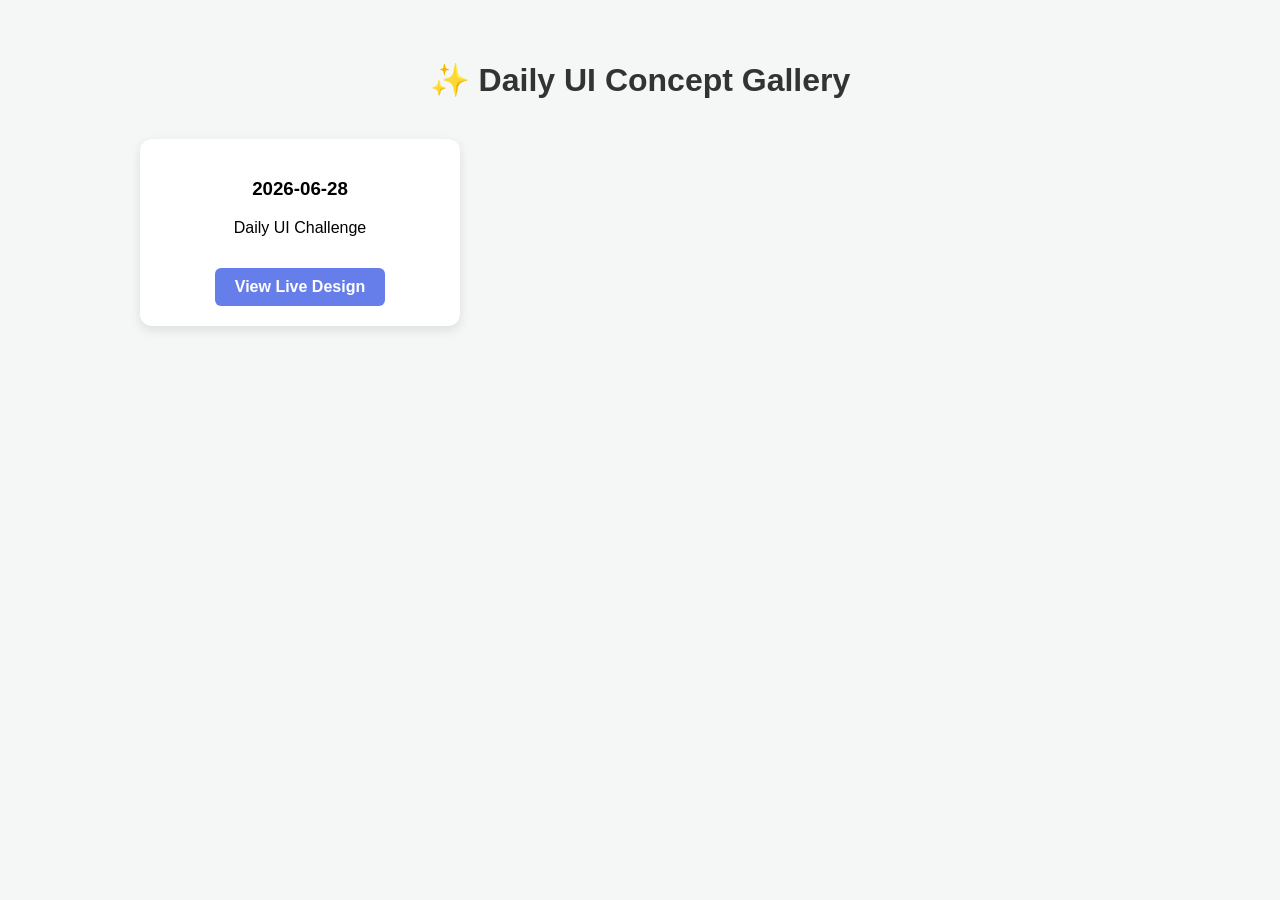
<file: index.html>
<!DOCTYPE html>
<html lang="en">
<head>
    <meta charset="UTF-8">
    <meta name="viewport" content="width=device-width, initial-scale=1.0">
    <title>Daily UI Concept Gallery</title>
    <style>
        body { font-family: 'Segoe UI', sans-serif; background: #f4f7f6; margin: 0; padding: 40px; text-align: center; }
        h1 { color: #333; margin-bottom: 40px; }
        .gallery { display: grid; grid-template-columns: repeat(auto-fill, minmax(250px, 1fr)); gap: 20px; max-width: 1000px; margin: 0 auto; }
        .day-card { background: white; padding: 20px; border-radius: 12px; box-shadow: 0 4px 12px rgba(0,0,0,0.1); transition: transform 0.2s; }
        .day-card:hover { transform: translateY(-5px); }
        .view-btn { display: inline-block; margin-top: 15px; padding: 10px 20px; background: #667eea; color: white; text-decoration: none; border-radius: 6px; font-weight: 600; }
    </style>
</head>
<body>
    <h1>✨ Daily UI Concept Gallery</h1>
    <div class="gallery">
        
        <div class="day-card">
            <h3>2026-06-28</h3>
            <p>Daily UI Challenge</p>
            <a href="./2026-06-28/index.html" class="view-btn">View Live Design</a>
        </div>
    </div>
</body>
</html>
</file>
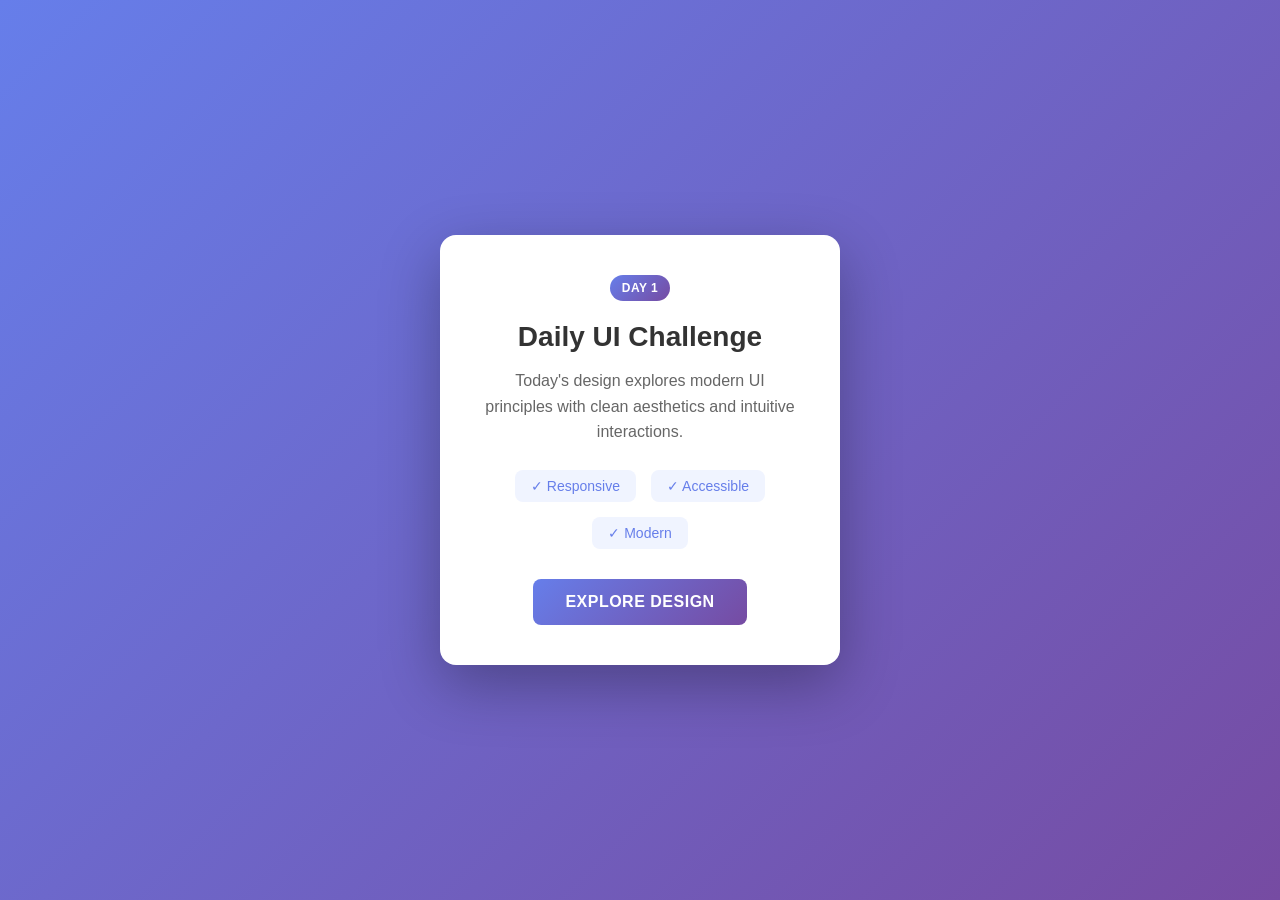
<file: 2026-06-28/index.html>
<!DOCTYPE html>
<html lang="en">
<head>
    <meta charset="UTF-8">
    <meta name="viewport" content="width=device-width, initial-scale=1.0">
    <title>Daily UI - Day 1</title>
    <link rel="stylesheet" href="style.css">
</head>
<body>
    <div class="card">
        <div class="badge">Day 1</div>
        <h2>Daily UI Challenge</h2>
        <p>Today's design explores modern UI principles with clean aesthetics and intuitive interactions.</p>
        <div class="features">
            <span class="feature">✓ Responsive</span>
            <span class="feature">✓ Accessible</span>
            <span class="feature">✓ Modern</span>
        </div>
        <button class="cta">Explore Design</button>
    </div>
</body>
</html>
</file>
<file: 2026-06-28/style.css>
* {
    margin: 0;
    padding: 0;
    box-sizing: border-box;
}

body {
    font-family: 'Segoe UI', Tahoma, Geneva, Verdana, sans-serif;
    display: flex;
    justify-content: center;
    align-items: center;
    min-height: 100vh;
    background: linear-gradient(135deg, #667eea 0%, #764ba2 100%);
    padding: 20px;
}

.card {
    background: white;
    border-radius: 16px;
    box-shadow: 0 20px 60px rgba(0, 0, 0, 0.3);
    padding: 40px;
    max-width: 400px;
    text-align: center;
    animation: slideUp 0.6s ease-out;
}

@keyframes slideUp {
    from {
        opacity: 0;
        transform: translateY(30px);
    }
    to {
        opacity: 1;
        transform: translateY(0);
    }
}

.badge {
    display: inline-block;
    background: linear-gradient(135deg, #667eea 0%, #764ba2 100%);
    color: white;
    padding: 6px 12px;
    border-radius: 20px;
    font-size: 12px;
    font-weight: 600;
    margin-bottom: 20px;
    text-transform: uppercase;
    letter-spacing: 0.5px;
}

h2 {
    color: #333;
    font-size: 28px;
    margin-bottom: 15px;
    font-weight: 700;
}

p {
    color: #666;
    font-size: 16px;
    line-height: 1.6;
    margin-bottom: 25px;
}

.features {
    display: flex;
    gap: 15px;
    justify-content: center;
    margin-bottom: 30px;
    flex-wrap: wrap;
}

.feature {
    background: #f0f4ff;
    color: #667eea;
    padding: 8px 16px;
    border-radius: 8px;
    font-size: 14px;
    font-weight: 500;
}

.cta {
    background: linear-gradient(135deg, #667eea 0%, #764ba2 100%);
    color: white;
    border: none;
    padding: 14px 32px;
    border-radius: 8px;
    font-size: 16px;
    font-weight: 600;
    cursor: pointer;
    transition: transform 0.2s, box-shadow 0.2s;
    text-transform: uppercase;
    letter-spacing: 0.5px;
}

.cta:hover {
    transform: translateY(-2px);
    box-shadow: 0 10px 20px rgba(102, 126, 234, 0.4);
}

.cta:active {
    transform: translateY(0);
}

@media (max-width: 480px) {
    .card {
        padding: 30px 20px;
    }
    
    h2 {
        font-size: 24px;
    }
    
    p {
        font-size: 14px;
    }
}
</file>
